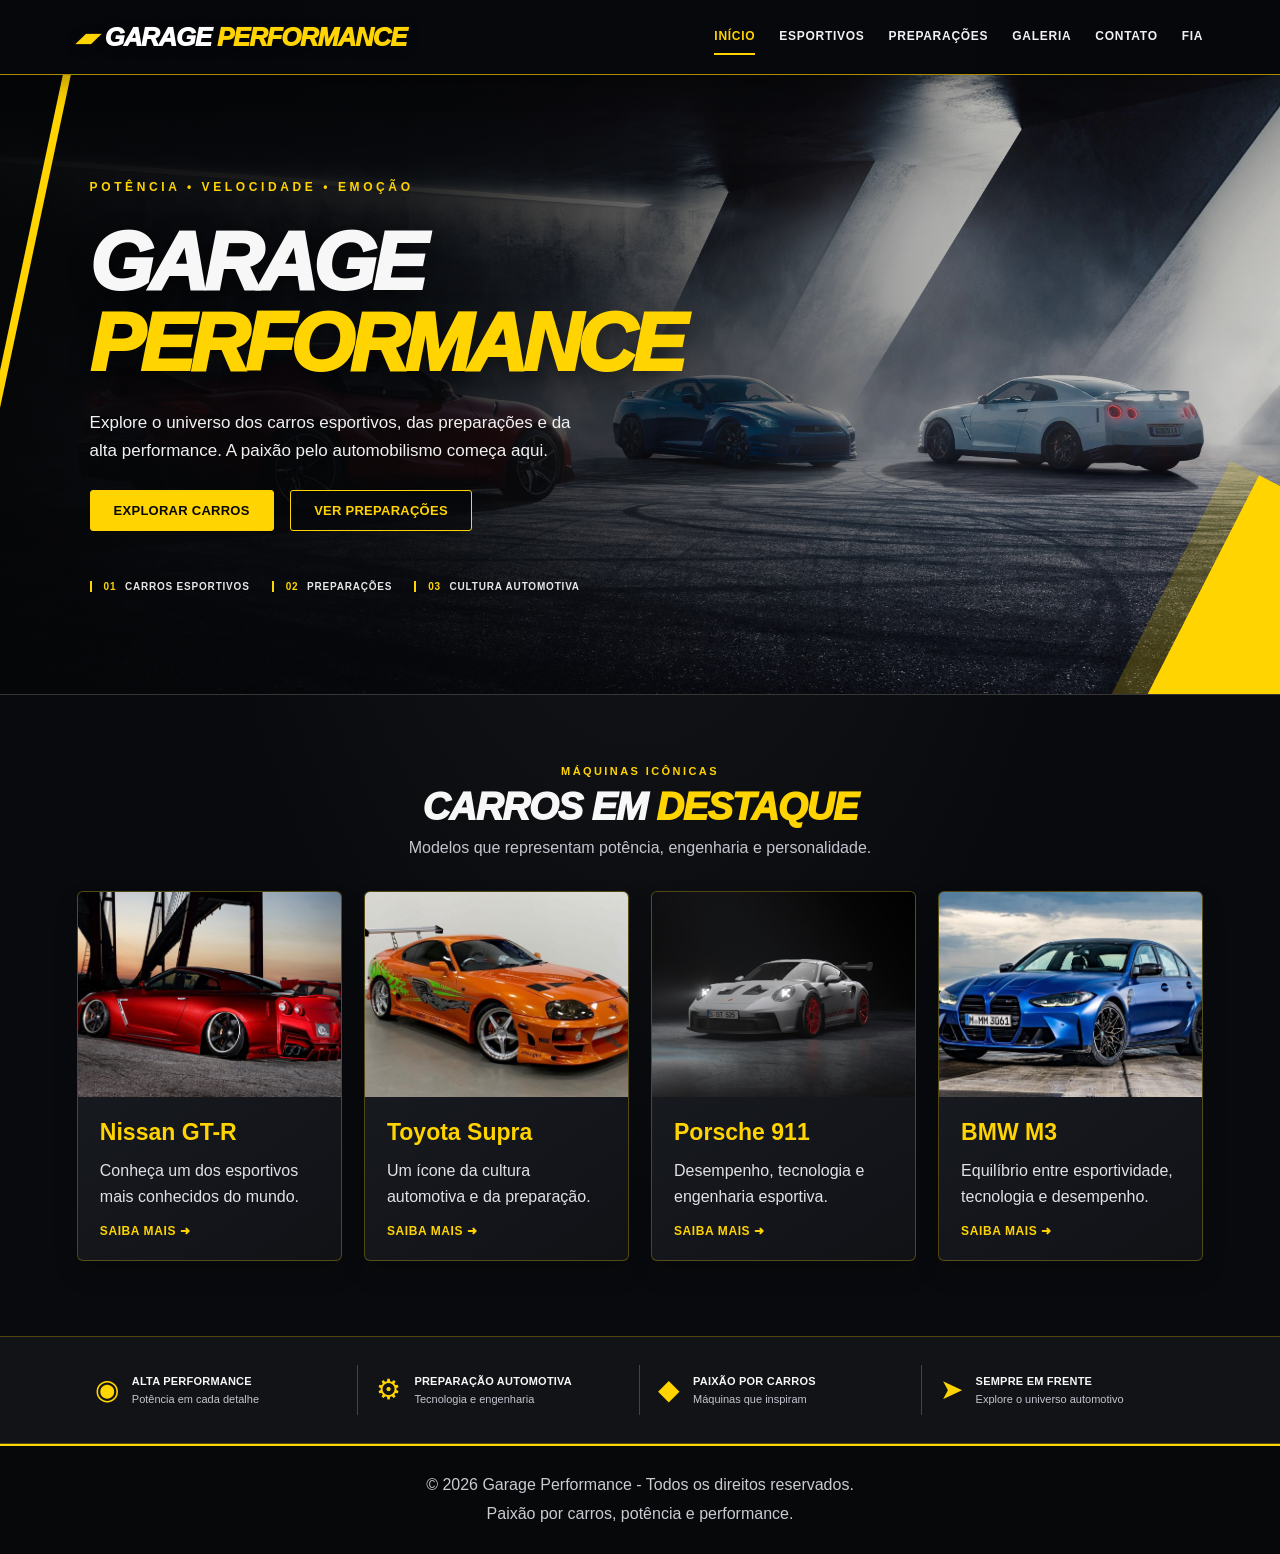
<file: index.html>
<!DOCTYPE html>
<html lang="pt-BR">
<head>
  <link rel="icon" type="image/x-icon" href="favicon.ico">
    <meta charset="UTF-8">
    <meta name="viewport" content="width=device-width, initial-scale=1.0">
    <meta name="description" content="Garage Performance - Portal de carros esportivos e preparados.">
    <title>Garage Performance | Início</title>
    <link rel="stylesheet" href="css/style.css">
    
</head>

<body>

    <header class="cabecalho">
        <nav class="menu">
            <a href="index.html" class="logo">GARAGE<span> PERFORMANCE</span></a>

            <ul class="menu-links">
                <li><a href="index.html" aria-current="page">Início</a></li>
                <li><a href="esportivos.html">Esportivos</a></li>
                <li><a href="preparacoes.html">Preparações</a></li>
                <li><a href="galeria.html">Galeria</a></li>
                <li><a href="contato.html">Contato</a></li>
                <li><a href="https://www.fia.com/" target="_blank" rel="noopener noreferrer">FIA</a></li>
            </ul>
        </nav>
    </header>

    <main>

        <section class="banner">
            <div class="banner-conteudo">
                <p class="subtitulo">POTÊNCIA • VELOCIDADE • EMOÇÃO</p>

                <h1>GARAGE <span>PERFORMANCE</span></h1>

                <p>
                    Explore o universo dos carros esportivos, das preparações
                    e da alta performance. A paixão pelo automobilismo começa aqui.
                </p>

                <a href="esportivos.html" class="botao">
                    EXPLORAR CARROS
                </a>
                <a href="preparacoes.html" class="botao botao-outline">VER PREPARAÇÕES</a>
                <div class="hero-indicadores" aria-label="Destaques do projeto">
                    <span><strong>01</strong> CARROS ESPORTIVOS</span>
                    <span><strong>02</strong> PREPARAÇÕES</span>
                    <span><strong>03</strong> CULTURA AUTOMOTIVA</span>
                </div>
            </div>
        </section>

        <section class="destaques container">
            <p class="secao-eyebrow">MÁQUINAS ICÔNICAS</p>
            <h2>CARROS EM <span>DESTAQUE</span></h2>
            <p class="secao-intro">Modelos que representam potência, engenharia e personalidade.</p>

            <div class="cards">

                <article class="card">
                    <img src="img/nissan-gtr.jpg" alt="Nissan GT-R esportivo">

                    <div class="card-conteudo">
                        <h3>Nissan GT-R</h3>
                        <p>Conheça um dos esportivos mais conhecidos do mundo.</p>
                        <a href="esportivos.html">Saiba mais</a>
                    </div>
                </article>

                <article class="card">
                    <img src="img/toyota-supra.jpg" alt="Toyota Supra preparado">

                    <div class="card-conteudo">
                        <h3>Toyota Supra</h3>
                        <p>Um ícone da cultura automotiva e da preparação.</p>
                        <a href="esportivos.html">Saiba mais</a>
                    </div>
                </article>

                <article class="card">
                    <img src="img/porsche-911.jpg" alt="Porsche 911 esportivo">

                    <div class="card-conteudo">
                        <h3>Porsche 911</h3>
                        <p>Desempenho, tecnologia e engenharia esportiva.</p>
                        <a href="esportivos.html">Saiba mais</a>
                    </div>
                </article>

                <article class="card">
                    <img src="img/bmw-m3.jpg" alt="BMW M3 esportivo">
                    <div class="card-conteudo">
                        <h3>BMW M3</h3>
                        <p>Equilíbrio entre esportividade, tecnologia e desempenho.</p>
                        <a href="esportivos.html">Saiba mais</a>
                    </div>
                </article>
            </div>
        </section>

        <section class="motorsport-faixa" aria-label="Diferenciais do projeto">
            <div class="faixa-item"><span class="faixa-icone">◉</span><div><strong>ALTA PERFORMANCE</strong><small>Potência em cada detalhe</small></div></div>
            <div class="faixa-item"><span class="faixa-icone">⚙</span><div><strong>PREPARAÇÃO AUTOMOTIVA</strong><small>Tecnologia e engenharia</small></div></div>
            <div class="faixa-item"><span class="faixa-icone">◆</span><div><strong>PAIXÃO POR CARROS</strong><small>Máquinas que inspiram</small></div></div>
            <div class="faixa-item"><span class="faixa-icone">➤</span><div><strong>SEMPRE EM FRENTE</strong><small>Explore o universo automotivo</small></div></div>
        </section>

    </main>

    <footer class="rodape">
        <p>© 2026 Garage Performance - Todos os direitos reservados.</p>
        <p>Paixão por carros, potência e performance.</p>
    </footer>

<script src="js/script.js"></script>

</body>
</html>
</file>
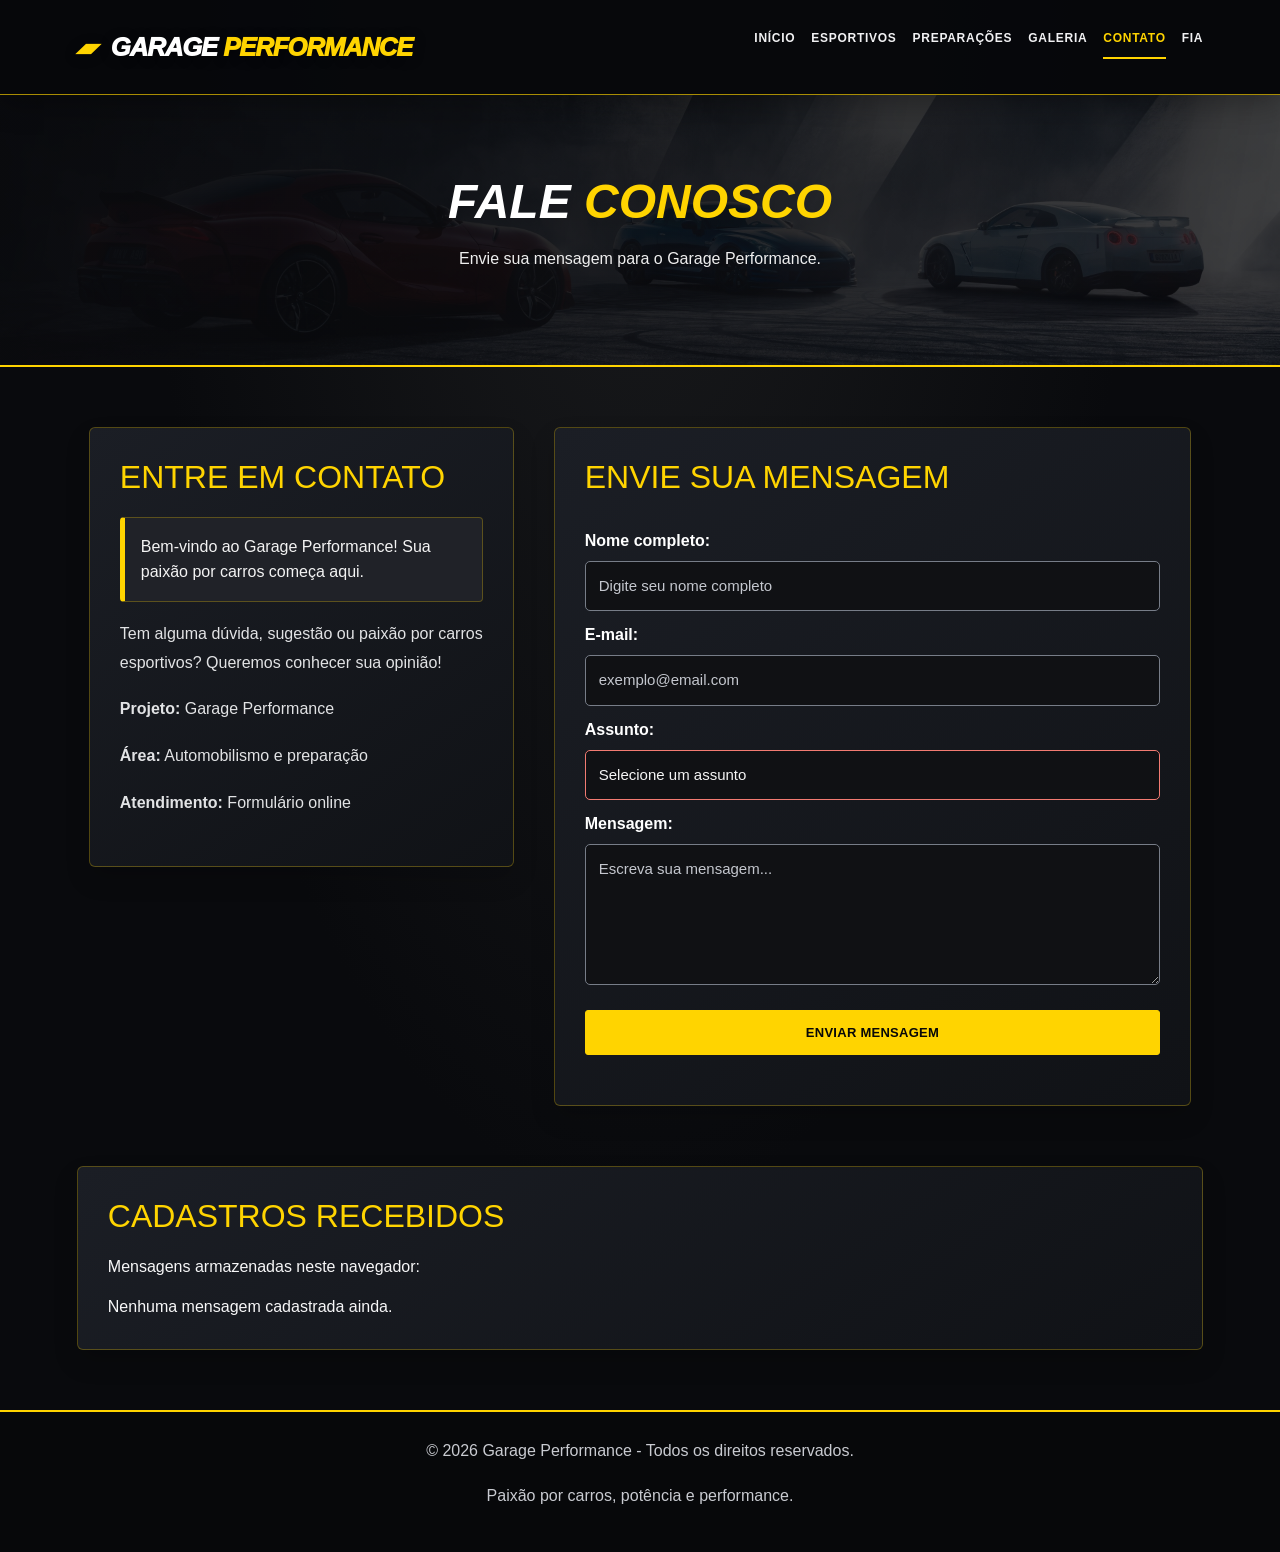
<file: contato.html>
<!DOCTYPE html>
<html lang="pt-BR">

<head>
  <link rel="icon" type="image/x-icon" href="favicon.ico">
    <meta charset="UTF-8">
    <meta name="viewport" content="width=device-width, initial-scale=1.0">
    <meta name="description" content="Entre em contato com o Garage Performance.">
    <title>Garage Performance | Contato</title>
    <link rel="stylesheet" href="bootstrap/css/bootstrap.min.css">
    <link rel="stylesheet" href="css/style.css">
</head>

<body>


    <header class="cabecalho">

        <nav class="menu d-flex flex-wrap align-items-center justify-content-between">

            <a href="index.html" class="logo">
                GARAGE<span> PERFORMANCE</span>
            </a>

            <ul class="menu-links d-flex flex-wrap gap-3">
                <li><a href="index.html">Início</a></li>
                <li><a href="esportivos.html">Esportivos</a></li>
                <li><a href="preparacoes.html">Preparações</a></li>
                <li><a href="galeria.html">Galeria</a></li>
                <li><a href="contato.html" aria-current="page">Contato</a></li>
                <li><a href="https://www.fia.com/" target="_blank" rel="noopener noreferrer">FIA</a></li>
            </ul>

        </nav>

    </header>

  
    <main>

   
        <section class="titulo-pagina">

            <h1>FALE <span>CONOSCO</span></h1>

            <p>
                Envie sua mensagem para o Garage Performance.
            </p>

        </section>

     
        <section class="container contato-container">

        
            <div class="contato-info">

                <h2>ENTRE EM CONTATO</h2>

                
                <div class="aviso-contato" role="alert">

                    Bem-vindo ao Garage Performance!
                    Sua paixão por carros começa aqui.

                </div>

                <p>
                    Tem alguma dúvida, sugestão ou paixão por carros
                    esportivos? Queremos conhecer sua opinião!
                </p>

                <p>
                    <strong>Projeto:</strong> Garage Performance
                </p>

                <p>
                    <strong>Área:</strong> Automobilismo e preparação
                </p>

                <p>
                    <strong>Atendimento:</strong> Formulário online
                </p>

            </div>

     
            <div class="formulario-area">

                <h2>ENVIE SUA MENSAGEM</h2>

                <form id="formContato" class="needs-validation">
              
                    <label for="nome">Nome completo:</label>

                    <input
                        type="text"
                        id="nome"
                        name="nome"
                        class="form-control"
                        
                        placeholder="Digite seu nome completo"
                        minlength="3"
                        pattern="[A-Za-zÀ-ÿ '-]+"
                        required
                    >

                    <label for="email">E-mail:</label>

                    <input
                        type="email"
                        id="email"
                        name="email"
                        class="form-control"
                        
                        placeholder="exemplo@email.com"
                        required
                    >

                
                    <label for="assunto">Assunto:</label>

                    <select
                        id="assunto"
                        name="assunto"
                        class="form-select"
                        
                        required
                    >

                        <option value="">Selecione um assunto</option>

                        <option value="Carros esportivos">
                            Carros esportivos
                        </option>

                        <option value="Preparação automotiva">
                            Preparação automotiva
                        </option>

                        <option value="Sugestão">
                            Sugestão
                        </option>

                        <option value="Dúvida">
                            Dúvida
                        </option>

                        <option value="Outro">
                            Outro
                        </option>

                    </select>

                    
                    <label for="mensagem">Mensagem:</label>

                    <textarea
                        id="mensagem"
                        name="mensagem"
                        class="form-control"
                        
                        rows="5"
                        placeholder="Escreva sua mensagem..."
                        minlength="10"
                        required
                    ></textarea>

                    <button
                        type="submit"
                        class="botao botao-formulario"
                    >
                        ENVIAR MENSAGEM
                    </button>

                </form>

      
                <div
                    id="mensagemRetorno"
                    class="mensagem-retorno"
                    aria-live="polite"
                ></div>

            </div>

        </section>

    
        <section class="container cadastros-area">

            <h2>CADASTROS RECEBIDOS</h2>

            <p>
                Mensagens armazenadas neste navegador:
            </p>

            <div id="listaCadastros"></div>

        </section>

    </main>

 
    <footer class="rodape">

        <p>
            © 2026 Garage Performance - Todos os direitos reservados.
        </p>

        <p>
            Paixão por carros, potência e performance.
        </p>

    </footer>

    
    <script src="bootstrap/js/bootstrap.bundle.min.js"></script>
    <script src="js/script.js"></script>
</body>
</html>
</file>
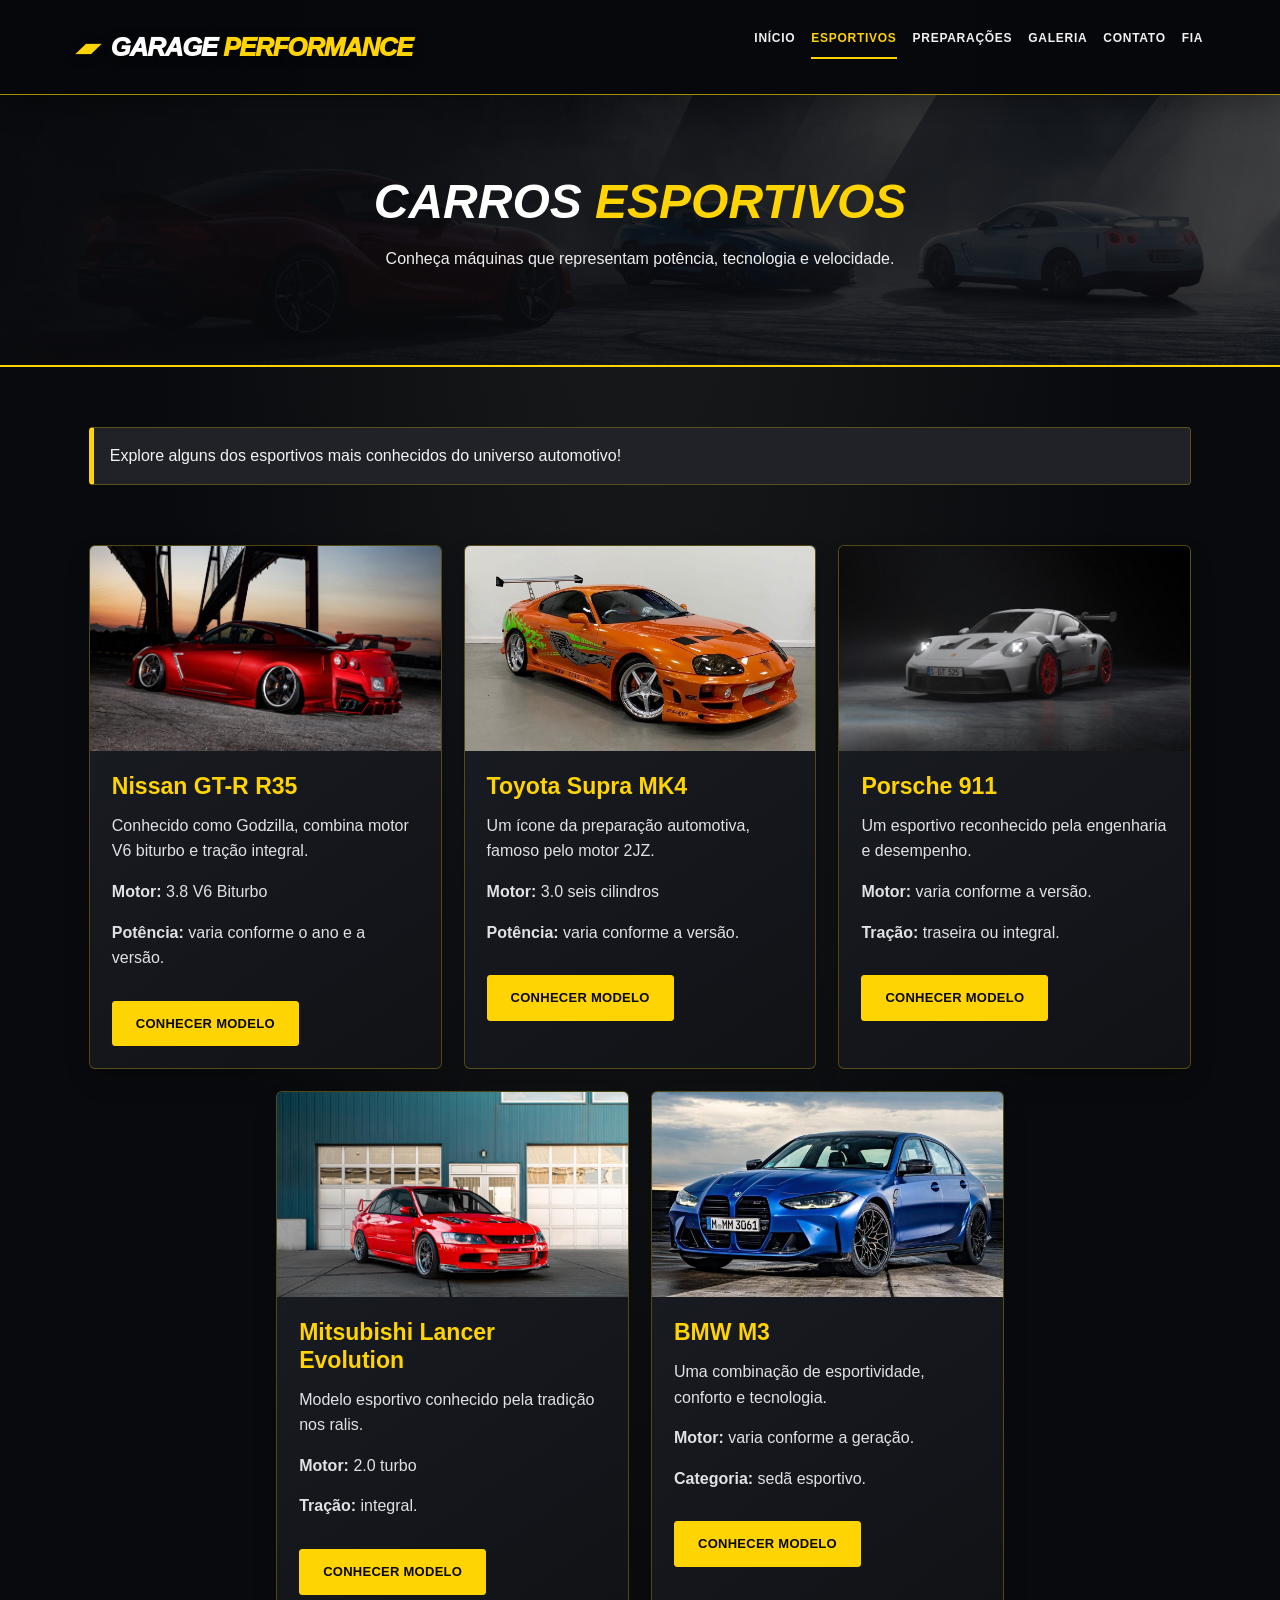
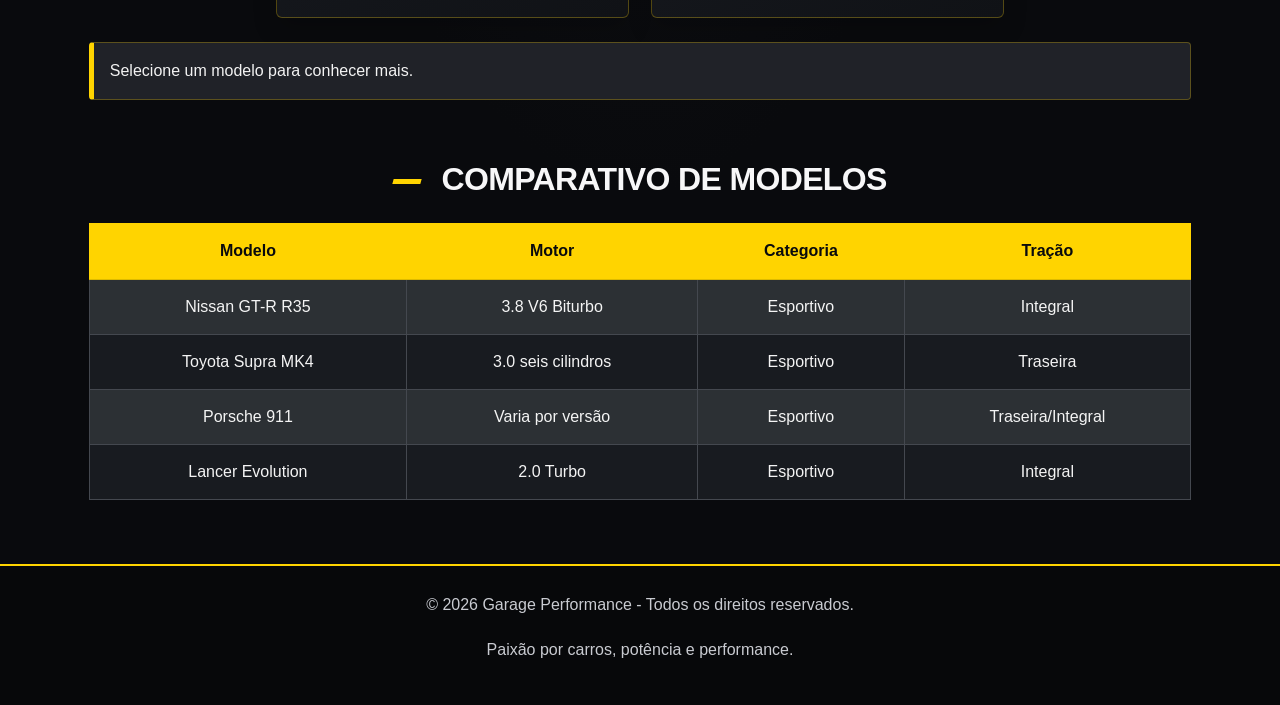
<file: esportivos.html>
<!DOCTYPE html>
<html lang="pt-BR">

<head>
  <link rel="icon" type="image/x-icon" href="favicon.ico">
    <meta charset="UTF-8">
    <meta name="viewport" content="width=device-width, initial-scale=1.0">

    <meta name="description" content="Conheça os principais carros esportivos do mundo.">
    <title>Garage Performance | Esportivos</title>
    <link rel="stylesheet" href="bootstrap/css/bootstrap.min.css">
    <link rel="stylesheet" href="css/style.css">
</head>

<body>

  
    <header class="cabecalho">

        <nav class="menu d-flex flex-wrap align-items-center justify-content-between">

            <a href="index.html" class="logo">
                GARAGE<span> PERFORMANCE</span>
            </a>

            <ul class="menu-links d-flex flex-wrap gap-3">
                <li><a href="index.html">Início</a></li>
                <li><a href="esportivos.html" aria-current="page">Esportivos</a></li>
                <li><a href="preparacoes.html">Preparações</a></li>
                <li><a href="galeria.html">Galeria</a></li>
                <li><a href="contato.html">Contato</a></li>
                <li><a href="https://www.fia.com/" target="_blank" rel="noopener noreferrer">FIA</a></li>
            </ul>

        </nav>

    </header>

    <main>

        <section class="titulo-pagina">

            <h1>CARROS <span>ESPORTIVOS</span></h1>

            <p>
                Conheça máquinas que representam potência,
                tecnologia e velocidade.
            </p>

        </section>

      
        <section class="container mb-4">

            <div class="alert alert-dark border-warning" role="alert">

                Explore alguns dos esportivos mais conhecidos
                do universo automotivo!

            </div>

        </section>

   
        <section class="container">

            <div class="cards">

        
                <article class="card h-100">

                    <img
                        src="img/nissan-gtr.jpg"
                        alt="Nissan GT-R R35"
                    >

                    <div class="card-conteudo">

                        <h3>Nissan GT-R R35</h3>

                        <p>
                            Conhecido como Godzilla, combina
                            motor V6 biturbo e tração integral.
                        </p>

                        <p><strong>Motor:</strong> 3.8 V6 Biturbo</p>

                        <p>
                            <strong>Potência:</strong>
                            varia conforme o ano e a versão.
                        </p>

                        <button
                            class="btn btn-motorsport"
                            onclick="mostrarCarro('Nissan GT-R R35')"
                        >
                            Conhecer modelo
                        </button>

                    </div>

                </article>

                <article class="card h-100">

                    <img
                        src="img/toyota-supra.jpg"
                        alt="Toyota Supra MK4"
                    >

                    <div class="card-conteudo">

                        <h3>Toyota Supra MK4</h3>

                        <p>
                            Um ícone da preparação automotiva,
                            famoso pelo motor 2JZ.
                        </p>

                        <p><strong>Motor:</strong> 3.0 seis cilindros</p>

                        <p>
                            <strong>Potência:</strong>
                            varia conforme a versão.
                        </p>

                        <button
                            class="btn btn-motorsport"
                            onclick="mostrarCarro('Toyota Supra MK4')"
                        >
                            Conhecer modelo
                        </button>

                    </div>

                </article>

           
                <article class="card h-100">

                    <img
                        src="img/porsche-911.jpg"
                        alt="Porsche 911"
                    >

                    <div class="card-conteudo">

                        <h3>Porsche 911</h3>

                        <p>
                            Um esportivo reconhecido pela
                            engenharia e desempenho.
                        </p>

                        <p><strong>Motor:</strong> varia conforme a versão.</p>

                        <p><strong>Tração:</strong> traseira ou integral.</p>

                        <button
                            class="btn btn-motorsport"
                            onclick="mostrarCarro('Porsche 911')"
                        >
                            Conhecer modelo
                        </button>

                    </div>

                </article>

         
                <article class="card h-100">

                    <img
                        src="img/evo.jpg"
                        alt="Mitsubishi Lancer Evolution"
                    >

                    <div class="card-conteudo">

                        <h3>Mitsubishi Lancer Evolution</h3>

                        <p>
                            Modelo esportivo conhecido pela
                            tradição nos ralis.
                        </p>

                        <p><strong>Motor:</strong> 2.0 turbo</p>

                        <p><strong>Tração:</strong> integral.</p>

                        <button
                            class="btn btn-motorsport"
                            onclick="mostrarCarro('Mitsubishi Lancer Evolution')"
                        >
                            Conhecer modelo
                        </button>

                    </div>

                </article>
   
                <article class="card h-100">

                    <img
                        src="img/bmw-m3.jpg"
                        alt="BMW M3"
                    >

                    <div class="card-conteudo">

                        <h3>BMW M3</h3>

                        <p>
                            Uma combinação de esportividade,
                            conforto e tecnologia.
                        </p>

                        <p><strong>Motor:</strong> varia conforme a geração.</p>

                        <p><strong>Categoria:</strong> sedã esportivo.</p>

                        <button
                            class="btn btn-motorsport"
                            onclick="mostrarCarro('BMW M3')"
                        >
                            Conhecer modelo
                        </button>

                    </div>

                </article>

            </div>

            <div
                id="resultadoCarro"
                class="alert alert-dark border-warning mt-4"
                aria-live="polite"
            >
                Selecione um modelo para conhecer mais.
            </div>

        </section>

    
        <section class="container mt-5 mb-5">

            <h2 class="titulo-tabela">
                COMPARATIVO DE MODELOS
            </h2>

            <div class="tabela-responsiva">

                <table class="table table-dark table-striped table-hover tabela-carros">

                    <thead>
                        <tr>
                            <th>Modelo</th>
                            <th>Motor</th>
                            <th>Categoria</th>
                            <th>Tração</th>
                        </tr>
                    </thead>

                    <tbody>

                        <tr>
                            <td>Nissan GT-R R35</td>
                            <td>3.8 V6 Biturbo</td>
                            <td>Esportivo</td>
                            <td>Integral</td>
                        </tr>

                        <tr>
                            <td>Toyota Supra MK4</td>
                            <td>3.0 seis cilindros</td>
                            <td>Esportivo</td>
                            <td>Traseira</td>
                        </tr>

                        <tr>
                            <td>Porsche 911</td>
                            <td>Varia por versão</td>
                            <td>Esportivo</td>
                            <td>Traseira/Integral</td>
                        </tr>

                        <tr>
                            <td>Lancer Evolution</td>
                            <td>2.0 Turbo</td>
                            <td>Esportivo</td>
                            <td>Integral</td>
                        </tr>

                    </tbody>

                </table>

            </div>

        </section>

    </main>

    <footer class="rodape">

        <p>
            © 2026 Garage Performance - Todos os direitos reservados.
        </p>

        <p>
            Paixão por carros, potência e performance.
        </p>

    </footer>

    <script src="bootstrap/js/bootstrap.bundle.min.js"></script>


    <script src="js/script.js"></script>

    <script>
        function mostrarCarro(nome) {

            const resultado = document.getElementById("resultadoCarro");

            resultado.textContent =
                "Você selecionou: " + nome +
                ". Explore suas características no Garage Performance!";

        }
    </script>

</body>
</html>
</file>
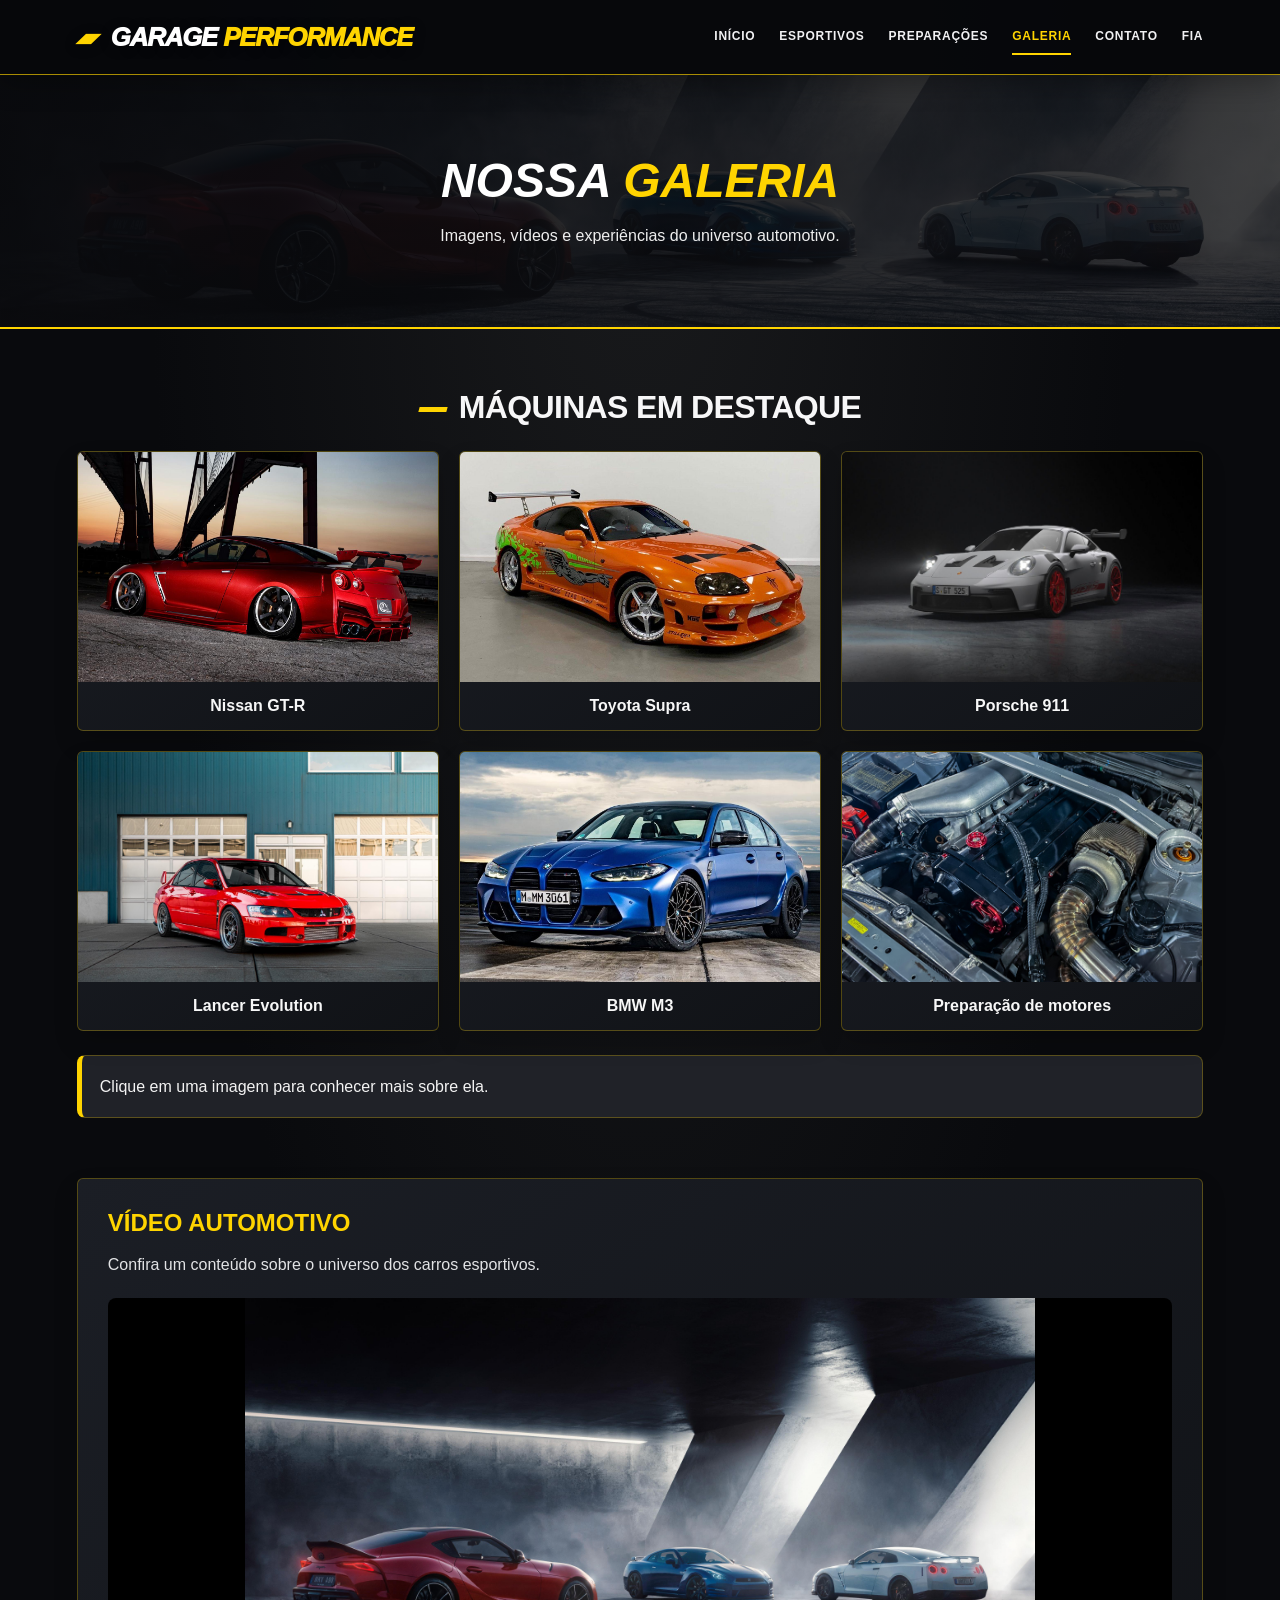
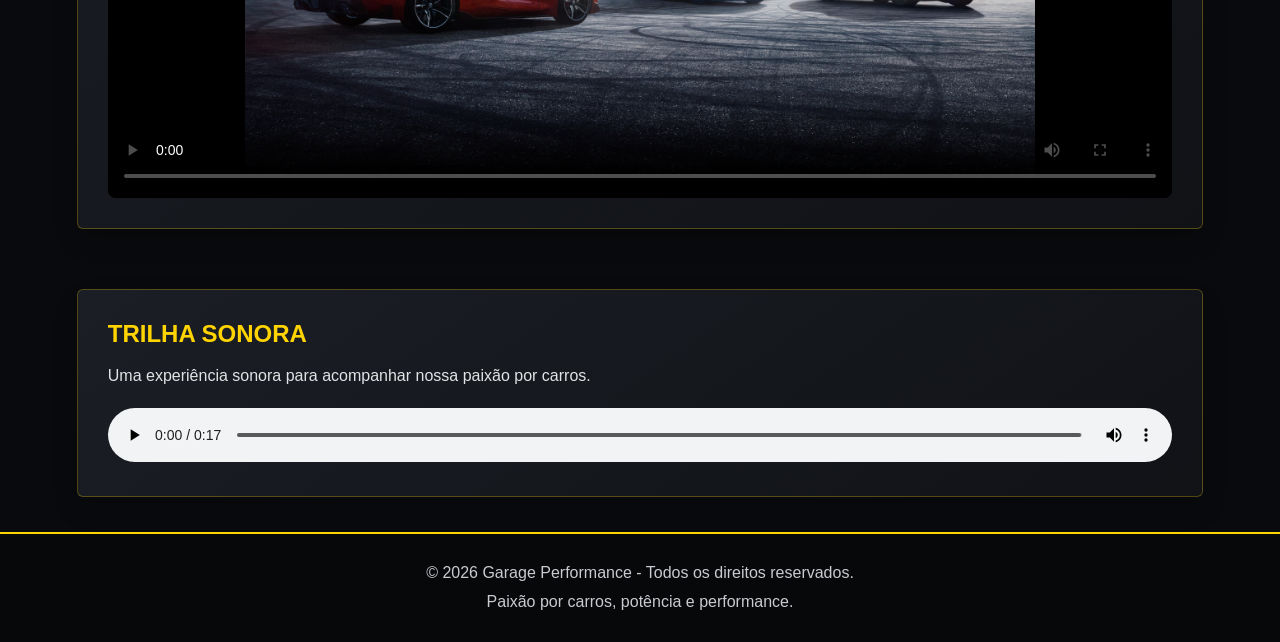
<file: galeria.html>
<!DOCTYPE html>
<html lang="pt-BR">

<head>
  <link rel="icon" type="image/x-icon" href="favicon.ico">
    <meta charset="UTF-8">
    <meta name="viewport" content="width=device-width, initial-scale=1.0">

    <meta name="description" content="Galeria de carros esportivos e preparados.">
    <title>Garage Performance | Galeria</title>
    <link rel="stylesheet" href="css/style.css">

    <style>
        .aviso-galeria {
            background-color: #181b20;
            border: 1px solid #ffd400;
            border-left: 5px solid #ffd400;
            border-radius: 8px;
            color: #f2f2f2;
            padding: 18px;
            margin-top: 24px;
            line-height: 1.6;
        }
    </style>
</head>

<body>

    <header class="cabecalho">

        <nav class="menu">

            <a href="index.html" class="logo">
                GARAGE<span> PERFORMANCE</span>
            </a>

            <ul class="menu-links">
                <li><a href="index.html">Início</a></li>
                <li><a href="esportivos.html">Esportivos</a></li>
                <li><a href="preparacoes.html">Preparações</a></li>
                <li><a href="galeria.html" aria-current="page">Galeria</a></li>
                <li><a href="contato.html">Contato</a></li>
                <li><a href="https://www.fia.com/" target="_blank" rel="noopener noreferrer">FIA</a></li>
            </ul>

        </nav>

    </header>

    <main>

        <section class="titulo-pagina">

            <h1>NOSSA <span>GALERIA</span></h1>

            <p>
                Imagens, vídeos e experiências do universo automotivo.
            </p>

        </section>

       
        <section class="container">

            <h2 class="titulo-tabela">MÁQUINAS EM DESTAQUE</h2>

            <div class="galeria-grid">

                <figure class="foto-galeria"
                    onclick="mostrarFoto('Nissan GT-R', 'Um esportivo japonês conhecido pelo motor V6 biturbo e tração integral.')">

                    <img src="img/nissan-gtr.jpg"
                        alt="Nissan GT-R preparado">

                    <figcaption>Nissan GT-R</figcaption>

                </figure>

                <figure class="foto-galeria"
                    onclick="mostrarFoto('Toyota Supra', 'Um ícone da cultura automotiva, conhecido pelo motor 2JZ.')">

                    <img src="img/toyota-supra.jpg"
                        alt="Toyota Supra esportivo">

                    <figcaption>Toyota Supra</figcaption>

                </figure>

                <figure class="foto-galeria"
                    onclick="mostrarFoto('Porsche 911', 'Um esportivo reconhecido por sua engenharia e desempenho.')">

                    <img src="img/porsche-911.jpg"
                        alt="Porsche 911">

                    <figcaption>Porsche 911</figcaption>

                </figure>

                <figure class="foto-galeria"
                    onclick="mostrarFoto('Lancer Evolution', 'Um modelo japonês com forte tradição no automobilismo de rali.')">

                    <img src="img/evo.jpg"
                        alt="Mitsubishi Lancer Evolution">

                    <figcaption>Lancer Evolution</figcaption>

                </figure>

                <figure class="foto-galeria"
                    onclick="mostrarFoto('BMW M3', 'Uma combinação de esportividade, conforto e tecnologia.')">

                    <img src="img/bmw-m3.jpg"
                        alt="BMW M3">

                    <figcaption>BMW M3</figcaption>

                </figure>

                <figure class="foto-galeria"
                    onclick="mostrarFoto('Preparação de motores', 'Modificações mecânicas e tecnológicas voltadas ao desempenho automotivo.')">

                    <img src="img/motor.jpg"
                        alt="Motor preparado">

                    <figcaption>Preparação de motores</figcaption>

                </figure>

            </div>

     
            <div id="resultadoFoto"
                class="aviso-galeria"
                aria-live="polite">

                Clique em uma imagem para conhecer mais sobre ela.

            </div>

        </section>

    
        <section class="container midia mt-5">

            <h2>VÍDEO AUTOMOTIVO</h2>

            <p>
                Confira um conteúdo sobre o universo dos carros esportivos.
            </p>

            <video
                controls
                preload="metadata"
                width="100%"
                poster="img/banner.jpg">

                <source src="video/carros.mp4" type="video/mp4">

                Seu navegador não suporta a reprodução de vídeo.

            </video>

        </section>

 
        <section class="container midia mt-5 mb-5">

            <h2>TRILHA SONORA</h2>

            <p>
                Uma experiência sonora para acompanhar nossa paixão por carros.
            </p>

            <audio controls preload="metadata" style="width: 100%;">

                <source src="audio/musica.mp3" type="audio/mpeg">

                Seu navegador não suporta a reprodução de áudio.

            </audio>

        </section>

    </main>

  
    <footer class="rodape">

        <p>
            © 2026 Garage Performance - Todos os direitos reservados.
        </p>

        <p>
            Paixão por carros, potência e performance.
        </p>

    </footer>

    <script src="js/script.js"></script>

    <script>

        function mostrarFoto(nome, descricao) {

            const resultado = document.getElementById("resultadoFoto");

            resultado.textContent = nome + ": " + descricao;

        }

    </script>

</body>
</html>
</file>
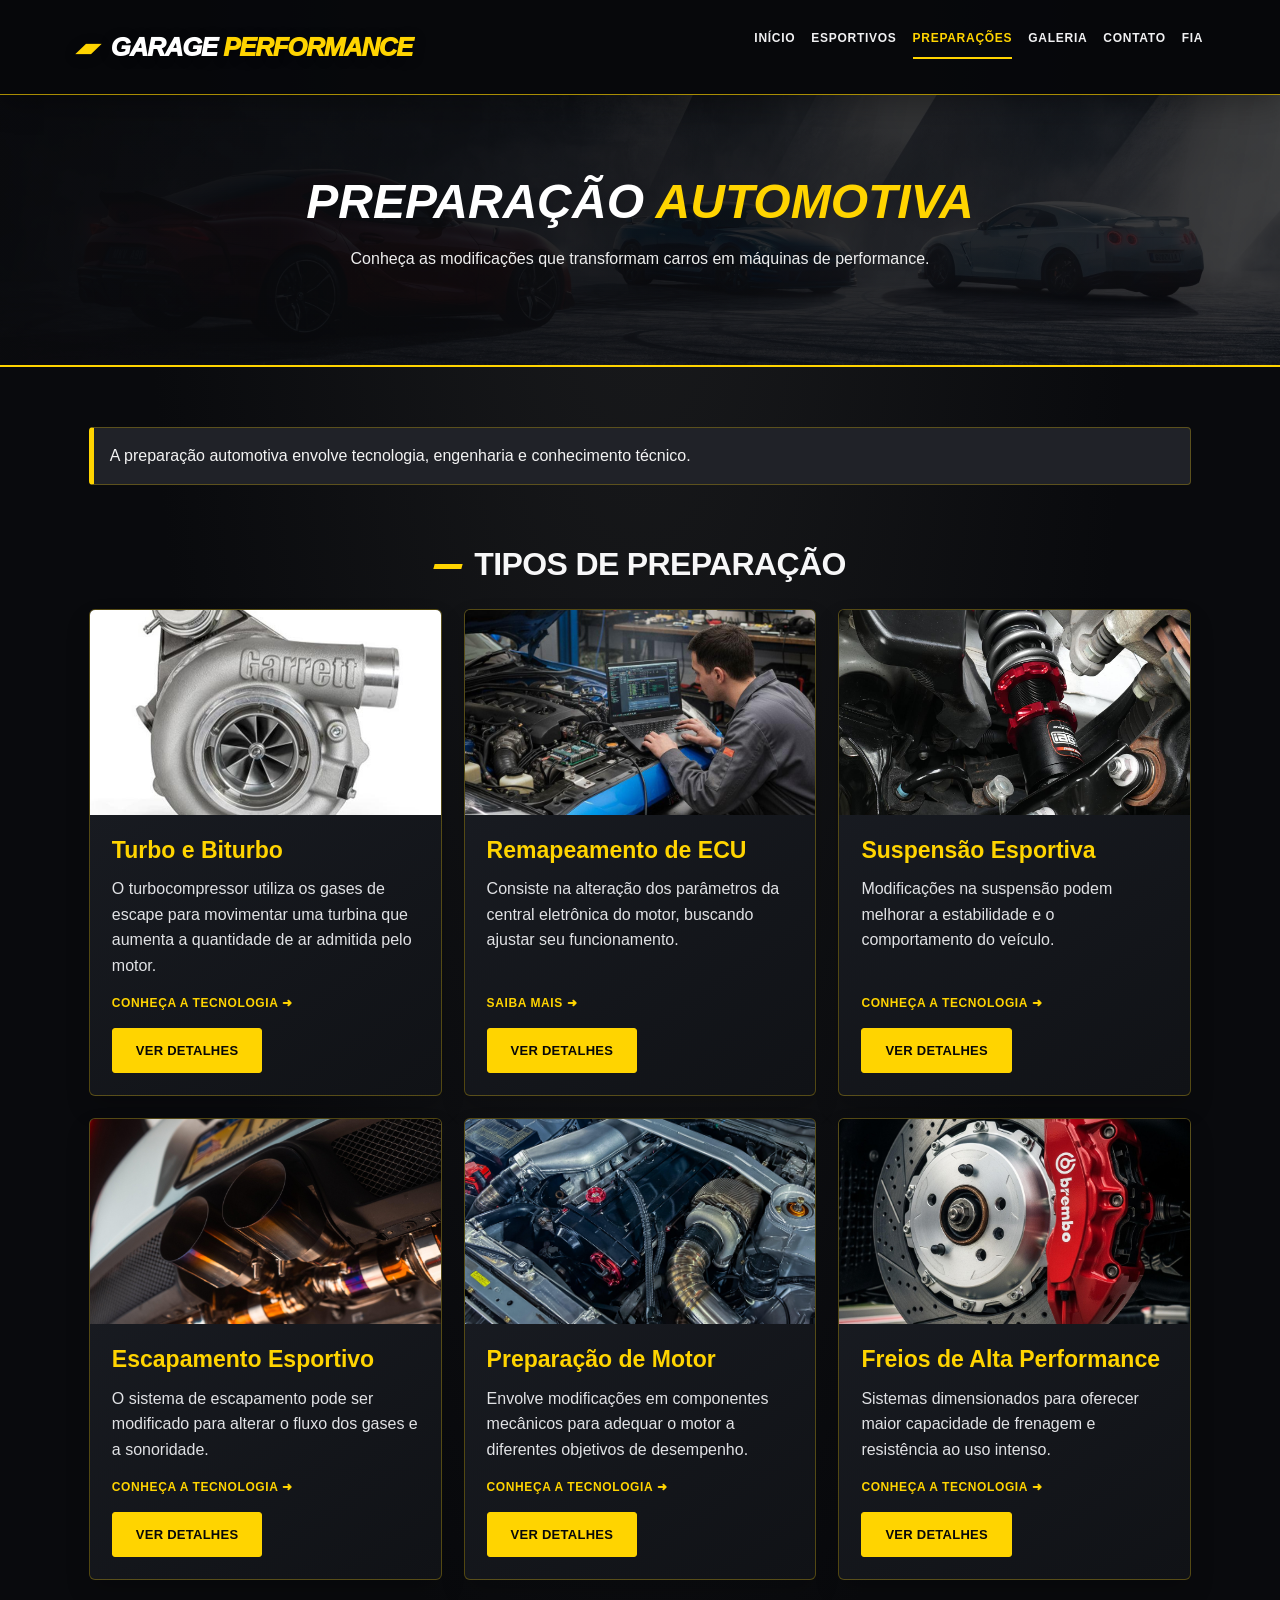
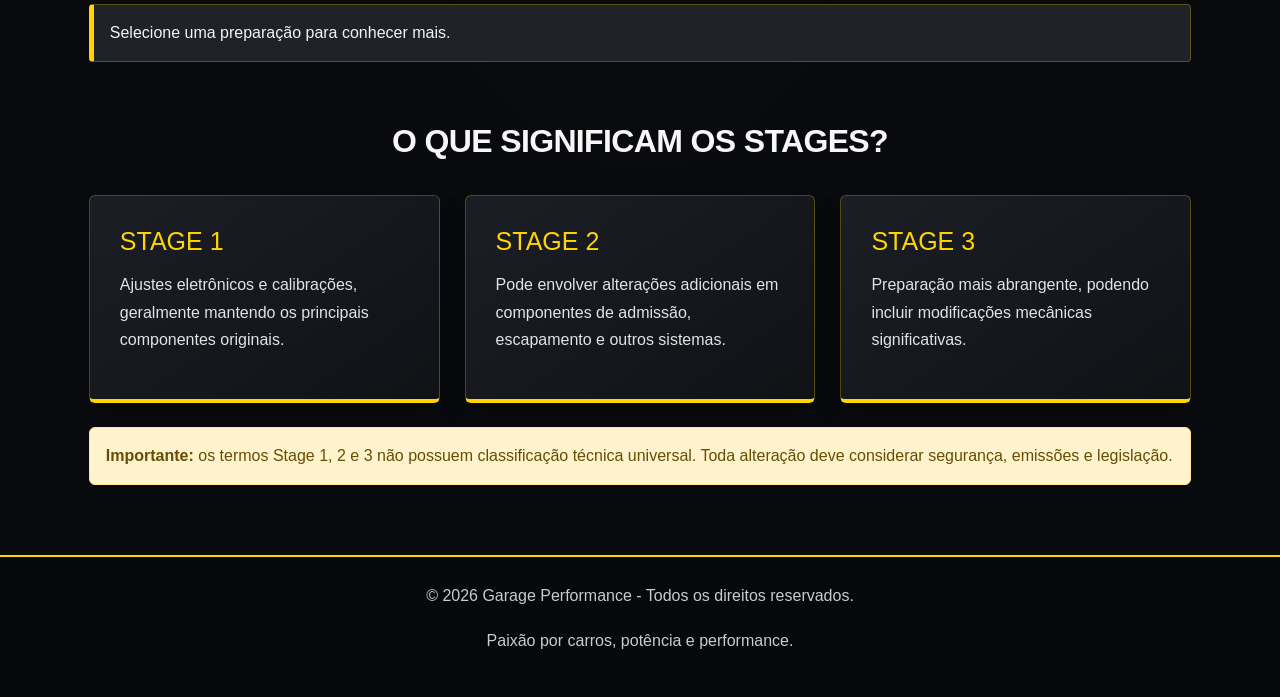
<file: preparacoes.html>
<!DOCTYPE html>
<html lang="pt-BR">

<head>
  <link rel="icon" type="image/x-icon" href="favicon.ico">
    <meta charset="UTF-8">
    <meta name="viewport" content="width=device-width, initial-scale=1.0">

    <meta name="description" content="Conheça as principais técnicas de preparação automotiva.">
    <title>Garage Performance | Preparações</title>
    <link rel="stylesheet" href="bootstrap/css/bootstrap.min.css">
    <link rel="stylesheet" href="css/style.css">
</head>

<body>

 
    <header class="cabecalho">

        <nav class="menu d-flex flex-wrap align-items-center justify-content-between">

            <a href="index.html" class="logo">
                GARAGE<span> PERFORMANCE</span>
            </a>

            <ul class="menu-links d-flex flex-wrap gap-3">
                <li><a href="index.html">Início</a></li>
                <li><a href="esportivos.html">Esportivos</a></li>
                <li><a href="preparacoes.html" aria-current="page">Preparações</a></li>
                <li><a href="galeria.html">Galeria</a></li>
                <li><a href="contato.html">Contato</a></li>
                <li><a href="https://www.fia.com/" target="_blank" rel="noopener noreferrer">FIA</a></li>
            </ul>

        </nav>

    </header>

    <main>

       
        <section class="titulo-pagina">

            <h1>PREPARAÇÃO <span>AUTOMOTIVA</span></h1>

            <p>
                Conheça as modificações que transformam
                carros em máquinas de performance.
            </p>

        </section>

       
        <section class="container mb-4">

            <div class="alert alert-dark border-warning">

                A preparação automotiva envolve tecnologia,
                engenharia e conhecimento técnico.

            </div>

        </section>

        <section class="container">

            <h2 class="titulo-tabela">TIPOS DE PREPARAÇÃO</h2>

            <div class="cards">
   
                <article class="card h-100">

                    <img src="img/turbo.jpg" alt="Turbocompressor automotivo">

                    <div class="card-conteudo">

                        <h3>Turbo e Biturbo</h3>

                        <p>
                            O turbocompressor utiliza os gases de escape
                            para movimentar uma turbina que aumenta
                            a quantidade de ar admitida pelo motor.
                        </p>

                        <a href="https://www.garrettmotion.com/"
                           target="_blank"
                           rel="noopener noreferrer">
                            Conheça a tecnologia
                        </a>

                        <button class="btn btn-motorsport mt-3"
                            onclick="mostrarPreparacao('Turbo e Biturbo')">
                            Ver detalhes
                        </button>

                    </div>

                </article>

                
                <article class="card h-100">

                    <img src="img/remap.jpg" alt="Preparação eletrônica de motor">

                    <div class="card-conteudo">

                        <h3>Remapeamento de ECU</h3>

                        <p>
                            Consiste na alteração dos parâmetros
                            da central eletrônica do motor,
                            buscando ajustar seu funcionamento.
                        </p>

                        <a href="https://www.bosch-mobility.com/"
                           target="_blank"
                           rel="noopener noreferrer">
                            Saiba mais
                        </a>

                        <button class="btn btn-motorsport mt-3"
                            onclick="mostrarPreparacao('Remapeamento de ECU')">
                            Ver detalhes
                        </button>

                    </div>

                </article>

   
                <article class="card h-100">

                    <img src="img/suspensao.jpg" alt="Suspensão esportiva automotiva">

                    <div class="card-conteudo">

                        <h3>Suspensão Esportiva</h3>

                        <p>
                            Modificações na suspensão podem melhorar
                            a estabilidade e o comportamento do veículo.
                        </p>

                        <a href="https://www.bilstein.com/"
                           target="_blank"
                           rel="noopener noreferrer">
                            Conheça a tecnologia
                        </a>

                        <button class="btn btn-motorsport mt-3"
                            onclick="mostrarPreparacao('Suspensão Esportiva')">
                            Ver detalhes
                        </button>

                    </div>

                </article>

                <article class="card h-100">

                    <img src="img/escapamento.jpg" alt="Sistema de escapamento esportivo">

                    <div class="card-conteudo">

                        <h3>Escapamento Esportivo</h3>

                        <p>
                            O sistema de escapamento pode ser modificado
                            para alterar o fluxo dos gases e a sonoridade.
                        </p>

                        <a href="https://www.magnaflow.com/"
                           target="_blank"
                           rel="noopener noreferrer">
                            Conheça a tecnologia
                        </a>

                        <button class="btn btn-motorsport mt-3"
                            onclick="mostrarPreparacao('Escapamento Esportivo')">
                            Ver detalhes
                        </button>

                    </div>

                </article>

                <article class="card h-100">

                    <img src="img/motor.jpg" alt="Motor automotivo preparado">

                    <div class="card-conteudo">

                        <h3>Preparação de Motor</h3>

                        <p>
                            Envolve modificações em componentes
                            mecânicos para adequar o motor
                            a diferentes objetivos de desempenho.
                        </p>

                        <a href="https://www.mahle.com/"
                           target="_blank"
                           rel="noopener noreferrer">
                            Conheça a tecnologia
                        </a>

                        <button class="btn btn-motorsport mt-3"
                            onclick="mostrarPreparacao('Preparação de Motor')">
                            Ver detalhes
                        </button>

                    </div>

                </article>

          
                <article class="card h-100">

                    <img src="img/freios.jpg" alt="Sistema de freios esportivos">

                    <div class="card-conteudo">

                        <h3>Freios de Alta Performance</h3>

                        <p>
                            Sistemas dimensionados para oferecer
                            maior capacidade de frenagem e
                            resistência ao uso intenso.
                        </p>

                        <a href="https://www.brembo.com/"
                           target="_blank"
                           rel="noopener noreferrer">
                            Conheça a tecnologia
                        </a>

                        <button class="btn btn-motorsport mt-3"
                            onclick="mostrarPreparacao('Freios de Alta Performance')">
                            Ver detalhes
                        </button>

                    </div>

                </article>

            </div>

            
            <div id="resultadoPreparacao"
                 class="alert alert-dark border-warning mt-4"
                 aria-live="polite">

                Selecione uma preparação para conhecer mais.

            </div>

        </section>

   
        <section class="container destaque-preparacao mt-5">

            <h2>O QUE SIGNIFICAM OS STAGES?</h2>

            <div class="stages">

                <article class="stage">

                    <h3>STAGE 1</h3>

                    <p>
                        Ajustes eletrônicos e calibrações,
                        geralmente mantendo os principais
                        componentes originais.
                    </p>

                </article>

                <article class="stage">

                    <h3>STAGE 2</h3>

                    <p>
                        Pode envolver alterações adicionais
                        em componentes de admissão,
                        escapamento e outros sistemas.
                    </p>

                </article>

                <article class="stage">

                    <h3>STAGE 3</h3>

                    <p>
                        Preparação mais abrangente,
                        podendo incluir modificações
                        mecânicas significativas.
                    </p>

                </article>

            </div>

            <div class="alert alert-warning mt-4">

                <strong>Importante:</strong>
                os termos Stage 1, 2 e 3 não possuem
                classificação técnica universal.
                Toda alteração deve considerar segurança,
                emissões e legislação.

            </div>

        </section>

    </main>


    <footer class="rodape">

        <p>
            © 2026 Garage Performance - Todos os direitos reservados.
        </p>

        <p>
            Paixão por carros, potência e performance.
        </p>

    </footer>

    <script src="bootstrap/js/bootstrap.bundle.min.js"></script>
    <script src="js/script.js"></script>

    <script>

        function mostrarPreparacao(nome) {

            const resultado =
                document.getElementById("resultadoPreparacao");

            resultado.textContent =
                "Você selecionou: " + nome +
                ". Conheça mais sobre essa tecnologia automotiva!";

        }

    </script>

</body>
</html>
</file>
<file: css/style.css>
* {
    margin: 0;
    padding: 0;
    box-sizing: border-box;
}

body {
    background-color: #101114;
    color: #f2f2f2;
    font-family: Arial, sans-serif;
}

a {
    text-decoration: none;
}
.cabecalho {
    background-color: #181a20;
    padding: 22px 7%;
    border-bottom: 2px solid #ffd400;
}

.menu {
    display: flex;
    justify-content: space-between;
    align-items: center;
    flex-wrap: wrap;
    gap: 20px;
}

.logo {
    color: white;
    font-size: 23px;
    font-weight: bold;
}

.logo span {
    color: #ffd400;
}

.menu-links {
    display: flex;
    gap: 25px;
    list-style: none;
    flex-wrap: wrap;
}

.menu-links a {
    color: white;
    transition: 0.3s;
}

.menu-links a:hover {
    color: #ffd400;
}
.banner {
    min-height: 500px;
    display: flex;
    align-items: center;
    padding: 60px 8%;
    background:
        linear-gradient(90deg, #101114 10%, transparent 100%),
        url("../img/banner.jpg") center/cover;
}

.banner-conteudo {
    max-width: 600px;
}

.subtitulo {
    color: #ffd400;
    letter-spacing: 4px;
    font-weight: bold;
    margin-bottom: 15px;
}

.banner h1 {
    font-size: 48px;
    margin-bottom: 20px;
}

.banner h1 span {
    color: #ffd400;
}

.banner p {
    line-height: 1.7;
    margin-bottom: 25px;
}

.botao {
    display: inline-block;
    background-color: #ffd400;
    color: white;
    padding: 14px 25px;
    border-radius: 5px;
    font-weight: bold;
    transition: 0.3s;
}

.botao:hover {
    background-color: #e1b900;
    transform: scale(1.05);
}

.container {
    width: 85%;
    margin: 60px auto;
}

.destaques h2 {
    text-align: center;
    margin-bottom: 35px;
    font-size: 30px;
}

.cards {
    display: grid;
    grid-template-columns: repeat(6, minmax(0, 1fr));
    gap: 25px;
    align-items: stretch;
}

.cards > .card {
    grid-column: span 2;
    width: 100%;
    min-width: 0;
    height: 100%;
}

.cards > .card:nth-child(4):nth-last-child(2) {
    grid-column: 2 / span 2;
}

.cards > .card:nth-child(5):last-child {
    grid-column: 4 / span 2;
}

.cards > .card img {
    width: 100%;
    height: 210px;
    object-fit: cover;
    display: block;
}

.card-conteudo {
    display: flex;
    flex-direction: column;
    align-items: flex-start;
    flex: 1;
}

.card-conteudo .btn {
    margin-top: auto;
}


.card {
    background-color: #20232b;
    border-radius: 10px;
    overflow: hidden;
    transition: 0.3s;
}

.card:hover {
    transform: translateY(-7px);
}

.card img {
    width: 100%;
    height: 210px;
    object-fit: cover;
}

.card-conteudo {
    padding: 20px;
}

.card h3 {
    color: #ffd400;
    margin-bottom: 12px;
}

.card p {
    line-height: 1.6;
    margin-bottom: 15px;
}

.card a {
    color: white;
    font-weight: bold;
}

.rodape {
    background-color: #181a20;
    border-top: 2px solid #ffd400;
    text-align: center;
    padding: 25px;
    line-height: 1.8;
}

@media (max-width: 768px) {

    .menu {
        flex-direction: column;
    }

    .menu-links {
        justify-content: center;
        gap: 15px;
    }

    .banner {
        min-height: 400px;
        padding: 40px 7%;
    }

    .banner h1 {
        font-size: 34px;
    }

    .cards {
        grid-template-columns: repeat(2, minmax(0, 1fr));
    }

    .cards > .card,
    .cards > .card:nth-child(4):nth-last-child(2),
    .cards > .card:nth-child(5):last-child {
        grid-column: auto;
    }

    .container {
        width: 90%;
    }
}

@media (max-width: 480px) {
    .cards {
        grid-template-columns: 1fr;
    }
}

.titulo-pagina {
    text-align: center;
    padding: 65px 20px;
    background-color: #181a20;
    border-bottom: 2px solid #ffd400;
}

.titulo-pagina h1 {
    font-size: 38px;
    margin-bottom: 15px;
}

.titulo-pagina h1 span {
    color: #ffd400;
}

.titulo-pagina p {
    color: #cccccc;
    line-height: 1.6;
}

.titulo-tabela {
    text-align: center;
    margin-bottom: 25px;
}

.tabela-responsiva {
    width: 100%;
    overflow-x: auto;
}

.tabela-carros {
    width: 100%;
    border-collapse: collapse;
    background-color: #20232b;
    text-align: center;
}

.tabela-carros th {
    background-color: #ffd400;
    color: #000000;
    padding: 16px;
}

.tabela-carros td {
    padding: 15px;
    border: 1px solid #41444d;
}

.tabela-carros tr:hover {
    background-color: #343943;
}

@media (max-width: 768px) {

    .titulo-pagina h1 {
        font-size: 28px;
    }

    .tabela-carros {
        min-width: 600px;
    }
}

.destaque-preparacao {
    margin-top: 70px;
    margin-bottom: 70px;
}

.destaque-preparacao h2 {
    text-align: center;
    margin-bottom: 35px;
    font-size: 28px;
}

.stages {
    display: grid;
    grid-template-columns: repeat(3, 1fr);
    gap: 25px;
}

.stage {
    background-color: #20232b;
    border-bottom: 4px solid #ffd400;
    padding: 30px;
    border-radius: 8px;
    transition: 0.3s;
}

.stage:hover {
    transform: translateY(-7px);
    background-color: #292d36;
}

.stage h3 {
    color: #ffd400;
    font-size: 25px;
    margin-bottom: 15px;
}

.stage p {
    line-height: 1.7;
    color: #dddddd;
}

.aviso-tecnico {
    background-color: #292d36;
    border-left: 4px solid #ffd400;
    padding: 20px;
    margin-top: 30px;
    line-height: 1.7;
    color: #dddddd;
}

@media (max-width: 768px) {

    .stages {
        grid-template-columns: 1fr;
    }

    .destaque-preparacao h2 {
        font-size: 23px;
    }

}

.galeria-grid {
    display: grid;
    grid-template-columns: repeat(3, 1fr);
    gap: 20px;
}

.foto-galeria {
    background-color: #20232b;
    border-radius: 8px;
    overflow: hidden;
    transition: 0.3s;
}

.foto-galeria:hover {
    transform: scale(1.03);
}

.foto-galeria img {
    width: 100%;
    height: 230px;
    object-fit: cover;
    display: block;
}

.foto-galeria figcaption {
    padding: 15px;
    text-align: center;
    color: white;
    font-weight: bold;
}

.midia {
    background-color: #20232b;
    padding: 30px;
    border-radius: 10px;
    margin-bottom: 35px;
}

.midia h2 {
    color: #ffd400;
    margin-bottom: 15px;
}

.midia p {
    color: #cccccc;
    margin-bottom: 20px;
    line-height: 1.6;
}

.midia video {
    display: block;
    max-height: 500px;
    background-color: black;
    border-radius: 8px;
}

.midia audio {
    width: 100%;
}

@media (max-width: 768px) {

    .galeria-grid {
        grid-template-columns: repeat(2, 1fr);
    }

    .foto-galeria img {
        height: 170px;
    }

    .midia {
        padding: 20px;
    }
}

@media (max-width: 480px) {

    .galeria-grid {
        grid-template-columns: 1fr;
    }

}

.contato-container {
    display: grid;
    grid-template-columns: 1fr 1.5fr;
    gap: 40px;
    align-items: start;
}

.contato-info,
.formulario-area {
    background-color: #20232b;
    padding: 30px;
    border-radius: 10px;
}

.contato-info h2,
.formulario-area h2,
.cadastros-area h2 {
    color: #ffd400;
    margin-bottom: 20px;
}

.contato-info p {
    line-height: 1.8;
    margin-bottom: 18px;
    color: #dddddd;
}

.formulario-area form {
    display: flex;
    flex-direction: column;
}

.formulario-area label {
    margin: 12px 0 8px;
    font-weight: bold;
}

.formulario-area input,
.formulario-area select,
.formulario-area textarea {
    width: 100%;
    padding: 13px;
    background-color: #101114;
    color: white;
    border: 1px solid #454954;
    border-radius: 5px;
    font-size: 15px;
    font-family: Arial, sans-serif;
}

.formulario-area input:focus,
.formulario-area select:focus,
.formulario-area textarea:focus {
    outline: none;
    border-color: #ffd400;
    box-shadow: 0 0 5px #ffd400;
}

.formulario-area input:invalid:not(:placeholder-shown),
.formulario-area select:invalid,
.formulario-area textarea:invalid:not(:placeholder-shown) {
    border-color: #ff5252;
}

.formulario-area input:hover,
.formulario-area select:hover,
.formulario-area textarea:hover {
    border-color: #ffd400;
}

.formulario-area textarea {
    resize: vertical;
}

.botao-formulario {
    border: none;
    margin-top: 25px;
    cursor: pointer;
    font-size: 15px;
}

#mensagemRetorno {
    margin-top: 20px;
    line-height: 1.6;
    color: #65dc8a;
}

.cadastros-area {
    background-color: #20232b;
    padding: 30px;
    border-radius: 10px;
    margin-bottom: 60px;
}

.cadastro-item {
    background-color: #101114;
    border-left: 4px solid #ffd400;
    padding: 15px;
    margin-top: 15px;
    border-radius: 5px;
    overflow-wrap: anywhere;
}

.cadastro-item p {
    margin: 6px 0;
}

@media (max-width: 768px) {

    .contato-container {
        grid-template-columns: 1fr;
        gap: 20px;
    }

}


.aviso-contato {
    background-color: #292d36;
    border: 1px solid #ffd400;
    border-left: 5px solid #ffd400;
    border-radius: 6px;
    color: #f2f2f2;
    padding: 16px;
    margin: 18px 0;
    line-height: 1.6;
}

.mensagem-retorno {
    margin-top: 18px;
    line-height: 1.6;
}

.mensagem-sucesso {
    color: #65dc8a;
    font-weight: bold;
    padding: 12px;
    border-left: 4px solid #65dc8a;
    background-color: #18251d;
    border-radius: 4px;
}

.botao-excluir {
    border: none;
    cursor: pointer;
    margin-top: 10px;
}

.mensagem-erro {
    color: #ff6b6b;
    font-weight: bold;
}

.formulario-area .form-control,
.formulario-area .form-select {
    background-color: #101114;
    color: #f5f5f5;
    border-color: #777d88;
    color-scheme: dark;
}
.formulario-area .form-control::placeholder {
    color: #c4c7ce;
    opacity: 1;
}
.formulario-area .form-control:focus,
.formulario-area .form-select:focus {
    background-color: #15171b;
    color: #ffffff;
    border-color: #ffd400;
    box-shadow: 0 0 0 .2rem rgba(227, 38, 54, .22);
}
.formulario-area .form-select option {
    background-color: #15171b;
    color: #f5f5f5;
}
.formulario-area .form-control:hover,
.formulario-area .form-select:hover { border-color: #ffd400; }


:root {
    --race-yellow: #ffd400;
    --race-yellow-bright: #ffe44d;
    --race-bg: #090a0d;
    --race-panel: #16191f;
    --race-panel-raised: #1d2129;
    --race-text: #f7f7f8;
    --race-muted: #c3c6cf;
    --race-border: rgba(255, 212, 0, .27);
}
html { scroll-behavior: smooth; }
body {
    color: var(--race-text);
    background: #090a0d;
    background-image: radial-gradient(ellipse at 50% 0%, #1a1b1d 0%, #090a0d 55%);
    font-family: "Arial Narrow", "Segoe UI", Arial, sans-serif;
}
.cabecalho {
    position: relative;
    z-index: 2;
    background: rgba(7,8,11,.97);
    border-bottom: 1px solid rgba(255,212,0,.65);
    padding: 19px 6%;
    box-shadow: 0 8px 28px rgba(0,0,0,.3);
}
.menu { gap: 18px; }
.logo {
    display: inline-block;
    color: #fff;
    font-size: clamp(19px, 2vw, 27px);
    font-weight: 950;
    font-style: italic;
    letter-spacing: -.04em;
    line-height: 1.1;
    text-transform: uppercase;
    text-shadow: 0 2px 12px rgba(0,0,0,.45);
}
.logo::before {
    content: "▰";
    color: var(--race-yellow);
    display: inline-block;
    transform: skew(-15deg);
    margin-right: 10px;
    font-size: 25px;
}
.logo span { color: var(--race-yellow); }
.menu-links { align-items: center; gap: 24px; }
.menu-links a {
    display: inline-block;
    padding: 10px 0;
    font-size: 12px;
    font-weight: 800;
    text-transform: uppercase;
    letter-spacing: .06em;
    color: #f1f1f3;
    border-bottom: 2px solid transparent;
    transition: color .2s, border-color .2s;
}
.menu-links a:hover, .menu-links a:focus-visible,
.menu-links a[aria-current="page"] {
    color: var(--race-yellow);
    border-bottom-color: var(--race-yellow);
}
.banner {
    position: relative;
    min-height: 620px;
    display: flex;
    align-items: center;
    padding: 85px 7%;
    overflow: hidden;
    border-bottom: 1px solid #363636;
    background:
        linear-gradient(90deg, rgba(5,6,8,.97) 0%, rgba(5,6,8,.87) 31%, rgba(5,6,8,.27) 76%, rgba(5,6,8,.2) 100%),
        url("../img/banner.jpg") center 54% / cover no-repeat;
}
.banner::before {
    content: "";
    position: absolute;
    inset: 0 auto 0 0;
    width: 8px;
    background: var(--race-yellow);
    transform: skew(-12deg) translateX(-3px);
}
.banner::after {
    content: "";
    position: absolute;
    right: -36px;
    bottom: -65px;
    width: 125px;
    height: 270px;
    transform: rotate(27deg);
    background: var(--race-yellow);
    box-shadow: -32px 0 0 rgba(255,212,0,.2);
    pointer-events: none;
}
.banner-conteudo { position: relative; z-index: 1; max-width: 710px; }
.subtitulo {
    color: var(--race-yellow);
    letter-spacing: .3em;
    font-size: 12px;
    font-weight: 800;
}
.banner h1 {
    font-size: clamp(48px, 6.4vw, 94px);
    font-weight: 950;
    font-style: italic;
    letter-spacing: -.055em;
    line-height: .98;
    max-width: 750px;
    margin-bottom: 26px;
    text-shadow: 0 6px 22px rgba(0,0,0,.55);
}
.banner h1 span { color: var(--race-yellow); display: block; }
.banner p:not(.subtitulo) {
    max-width: 500px;
    color: #f1f1f1;
    font-size: 17px;
    line-height: 1.65;
}
.botao, .btn-motorsport, .botao-formulario, .botao-excluir {
    display: inline-block;
    background: var(--race-yellow);
    color: #080808 !important;
    border: 1px solid var(--race-yellow);
    border-radius: 3px;
    padding: 12px 23px;
    font-weight: 850;
    font-size: 13px;
    text-transform: uppercase;
    letter-spacing: .02em;
    cursor: pointer;
    transition: transform .2s, background .2s, box-shadow .2s;
}
.botao:hover, .btn-motorsport:hover, .botao-formulario:hover, .botao-excluir:hover {
    color: #000 !important;
    background: var(--race-yellow-bright);
    border-color: var(--race-yellow-bright);
    transform: translateY(-2px);
    box-shadow: 0 6px 22px rgba(255,212,0,.18);
}
.botao-outline {
    background: rgba(7,8,10,.7);
    color: var(--race-yellow) !important;
    margin-left: 12px;
}
.botao-outline:hover { color: #000 !important; }
.hero-indicadores {
    display: flex;
    gap: 22px;
    flex-wrap: wrap;
    margin-top: 50px;
    color: #e6e6e6;
    font-size: 10px;
    letter-spacing: .08em;
    font-weight: 750;
}
.hero-indicadores span { border-left: 2px solid var(--race-yellow); padding-left: 12px; }
.hero-indicadores strong { color: var(--race-yellow); margin-right: 5px; }
.container { width: min(88%, 1280px); }
.destaques { margin-top: 70px; margin-bottom: 75px; }
.secao-eyebrow {
    color: var(--race-yellow);
    text-transform: uppercase;
    letter-spacing: .22em;
    font-size: 11px;
    font-weight: 800;
    text-align: center;
    margin-bottom: 8px;
}
.destaques h2 {
    font-size: clamp(28px, 3vw, 42px);
    font-weight: 950;
    font-style: italic;
    letter-spacing: -.03em;
    margin-bottom: 10px;
    text-transform: uppercase;
}
.destaques h2 span { color: var(--race-yellow); }
.secao-intro { text-align: center; color: var(--race-muted); margin-bottom: 34px; }
.cards { gap: 22px; }
.destaques .cards { grid-template-columns: repeat(4, minmax(0,1fr)); }
.destaques .cards > .card,
.destaques .cards > .card:nth-child(4):nth-last-child(2),
.destaques .cards > .card:nth-child(5):last-child { grid-column: auto; }
.card, .foto-galeria, .midia, .stage, .contato-info, .formulario-area, .cadastros-area {
    color: var(--race-text);
    background: linear-gradient(145deg, #1b1e25, #101216);
    border: 1px solid var(--race-border);
    border-radius: 6px;
    overflow: hidden;
    box-shadow: 0 12px 25px rgba(0,0,0,.16);
}
.card {
    display: flex;
    flex-direction: column;
    transition: transform .25s, border-color .25s, box-shadow .25s;
}
.card:hover, .foto-galeria:hover {
    transform: translateY(-6px);
    border-color: var(--race-yellow);
    box-shadow: 0 12px 30px rgba(255,212,0,.1);
}
.card img, .cards > .card img { height: 205px; object-fit: cover; }
.card-conteudo { display: flex; flex: 1; flex-direction: column; padding: 22px; }
.card h3 {
    color: var(--race-yellow);
    font-size: clamp(19px, 1.8vw, 25px);
    font-weight: 850;
    margin-bottom: 12px;
}
.card p { color: #e1e2e5; }
.card-conteudo > a:not(.btn) {
    margin-top: auto;
    color: var(--race-yellow);
    font-size: 12px;
    font-weight: 850;
    text-transform: uppercase;
    letter-spacing: .05em;
}
.card-conteudo > a:not(.btn)::after { content: "  ➜"; }
.card-conteudo .btn { align-self: flex-start; margin-top: 15px; }
.motorsport-faixa {
    display: grid;
    grid-template-columns: repeat(4, minmax(0,1fr));
    gap: 0;
    border-top: 1px solid var(--race-border);
    border-bottom: 1px solid var(--race-border);
    background: #111316;
    padding: 28px 6%;
}
.faixa-item { display: flex; align-items: center; gap: 13px; padding: 10px 18px; border-right: 1px solid var(--race-border); }
.faixa-item:last-child { border-right: 0; }
.faixa-icone { font-size: 28px; color: var(--race-yellow); line-height: 1; }
.faixa-item strong { display: block; font-size: 11px; letter-spacing: .02em; }
.faixa-item small { display: block; color: var(--race-muted); font-size: 11px; margin-top: 6px; }
.titulo-pagina {
    position: relative;
    padding: 78px 20px;
    background:
      linear-gradient(100deg, rgba(9,10,13,.96), rgba(9,10,13,.78)),
      url("../img/banner.jpg") center 55% / cover no-repeat;
    border-bottom: 2px solid var(--race-yellow);
}
.titulo-pagina h1 {
    color: #fff;
    font-size: clamp(29px, 4vw, 48px);
    font-style: italic;
    font-weight: 900;
    text-transform: uppercase;
}
.titulo-pagina h1 span { color: var(--race-yellow); }
.titulo-pagina p { color: #eee; }
.titulo-tabela, .destaque-preparacao h2 {
    font-size: clamp(23px, 2.5vw, 32px);
    font-weight: 900;
    text-transform: uppercase;
    letter-spacing: -.02em;
}
.titulo-tabela::before {
    content: "";
    display: inline-block;
    width: 28px;
    height: 5px;
    background: var(--race-yellow);
    transform: skew(-15deg);
    margin-right: 12px;
    vertical-align: middle;
}
.alert.alert-dark, .aviso-contato, .aviso-galeria, .aviso-tecnico {
    color: #f3f3f3 !important;
    background: #202228 !important;
    border: 1px solid var(--race-border) !important;
    border-left: 5px solid var(--race-yellow) !important;
    border-radius: 4px;
}
.tabela-carros { background: #181b20; color: #fff; }
.tabela-carros th { background: var(--race-yellow); color: #090a0d; border-color: #ddba00; }
.tabela-carros td { background: #181b20; color: #f4f4f4; border-color: #44484f; }
.tabela-carros tr:hover td { background: #262a31; }
.stage { border-bottom: 4px solid var(--race-yellow); }
.stage:hover { background: #252930; }
.stage h3, .midia h2, .contato-info h2, .formulario-area h2, .cadastros-area h2 { color: var(--race-yellow); }
.stage p, .midia p, .contato-info p { color: #e2e3e5; }
.foto-galeria { cursor: pointer; }
.foto-galeria figcaption { color: #f7f7f7; }
.formulario-area label { color: #fff; }
.formulario-area input, .formulario-area select, .formulario-area textarea {
    color: #fff;
    background: #0e1014;
    border: 1px solid #5a5f69;
}
.formulario-area input::placeholder, .formulario-area textarea::placeholder {
    color: #b8bcc6;
    opacity: 1;
}
.formulario-area input:focus, .formulario-area select:focus, .formulario-area textarea:focus {
    border-color: var(--race-yellow);
    box-shadow: 0 0 0 3px rgba(255,212,0,.17);
}
.formulario-area input:hover, .formulario-area select:hover, .formulario-area textarea:hover {
    border-color: var(--race-yellow);
}
.formulario-area input:invalid:not(:placeholder-shown),
.formulario-area select:invalid, .formulario-area textarea:invalid:not(:placeholder-shown) {
    border-color: #f27b72;
}
.formulario-area select option { background: #101114; color: #fff; }
.cadastro-item { border-left-color: var(--race-yellow); }
.rodape { background: #07080a; border-top: 2px solid var(--race-yellow); color: #c9cbd1; }
a:focus-visible, button:focus-visible, .foto-galeria:focus-visible {
    outline: 2px solid var(--race-yellow-bright);
    outline-offset: 3px;
}
@media (max-width: 1100px) {
    .destaques .cards { grid-template-columns: repeat(2, minmax(0,1fr)); }
    .motorsport-faixa { grid-template-columns: repeat(2, minmax(0,1fr)); }
    .faixa-item:nth-child(2) { border-right: 0; }
}
@media (max-width: 768px) {
    .cabecalho { padding: 18px 5%; }
    .menu { flex-direction: column; justify-content: center !important; }
    .menu-links { justify-content: center; gap: 10px 18px !important; }
    .banner { min-height: 510px; padding: 65px 7%; }
    .banner h1 { font-size: clamp(40px, 8vw, 64px); }
    .hero-indicadores { margin-top: 32px; }
    .container { width: 90%; }
}
@media (max-width: 520px) {
    .destaques .cards { grid-template-columns: 1fr; }
    .motorsport-faixa { grid-template-columns: 1fr; }
    .faixa-item { border-right: 0; border-bottom: 1px solid var(--race-border); }
    .faixa-item:last-child { border-bottom: 0; }
    .banner { min-height: 560px; }
    .banner h1 { font-size: 43px; }
    .botao-outline { display: table; margin-left: 0; margin-top: 13px; }
    .menu-links a { font-size: 11px; }
    .hero-indicadores { font-size: 10px; }
}
@media (prefers-reduced-motion: reduce) {
    *, *::before, *::after { scroll-behavior: auto !important; transition-duration: .01ms !important; }
}
</file>
